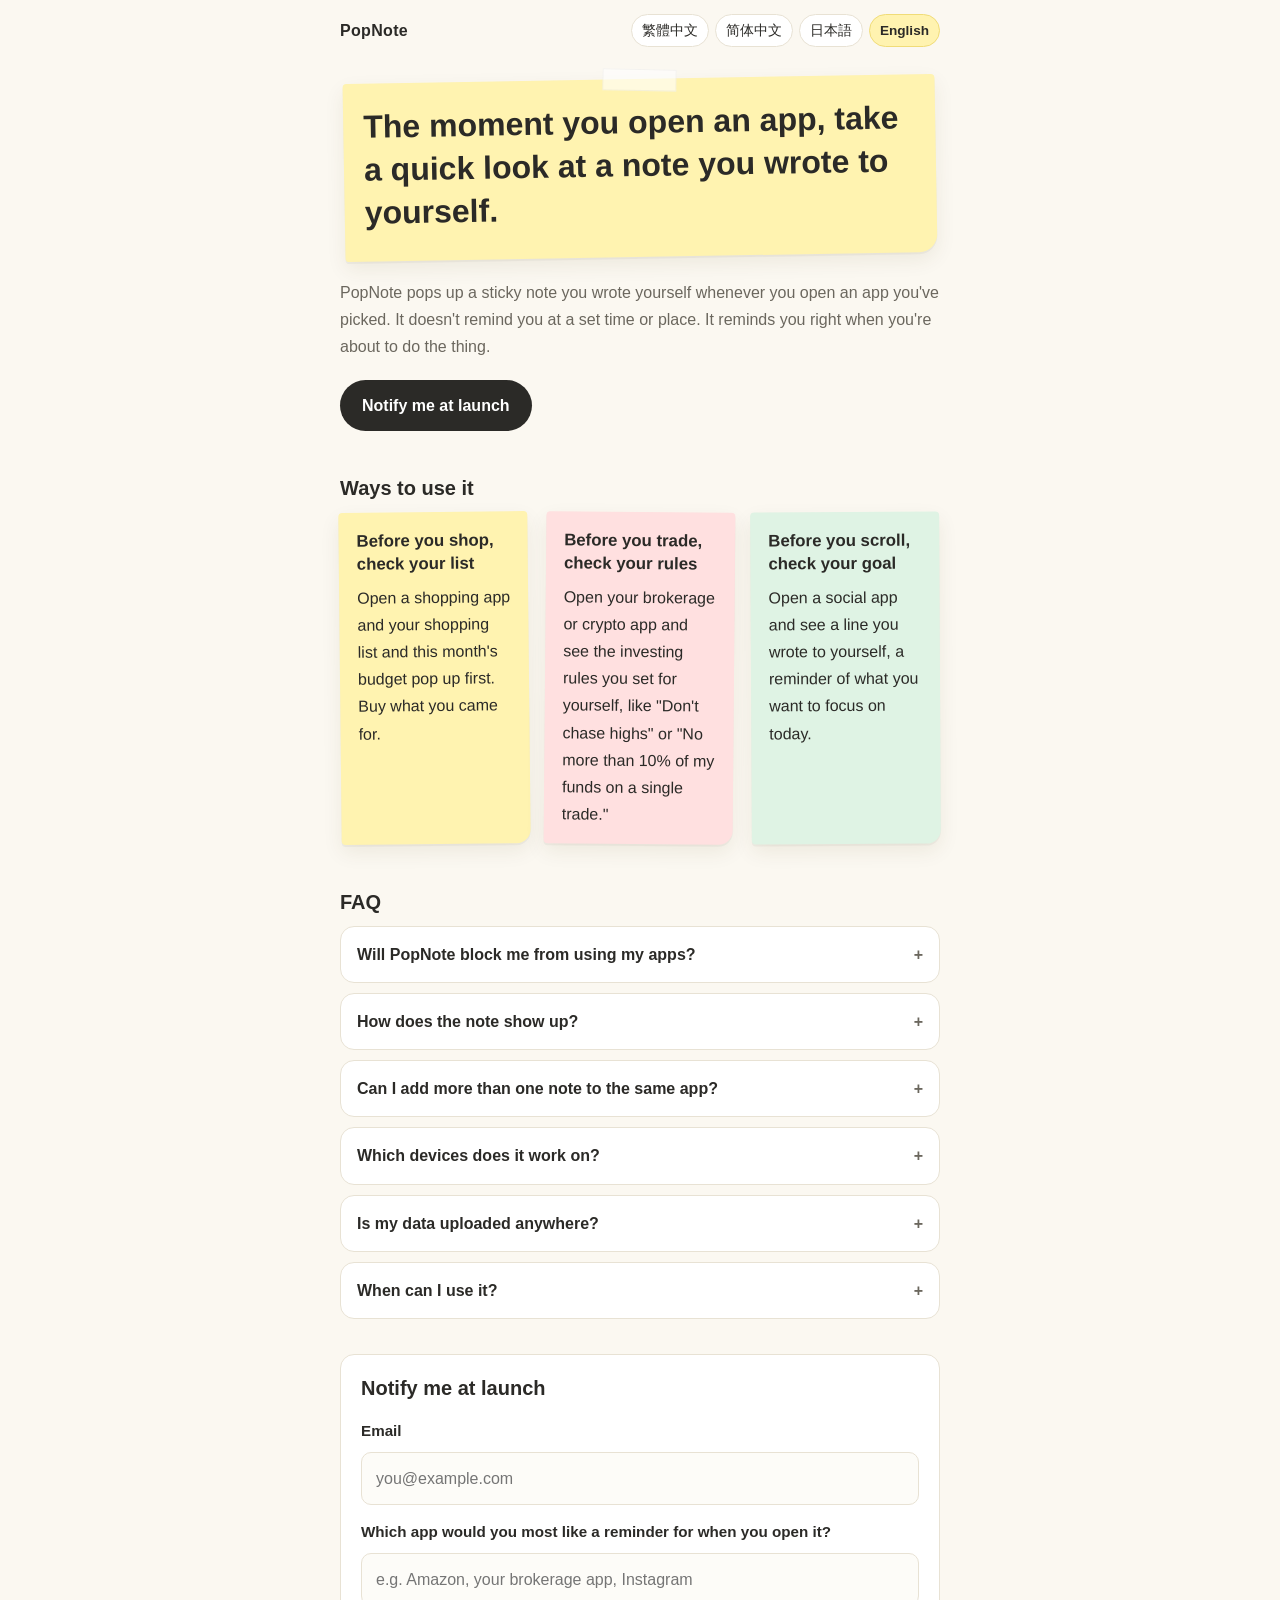
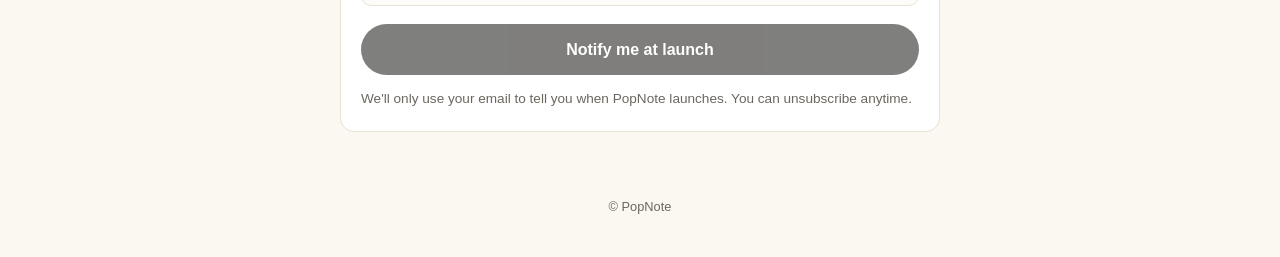
<file: en/index.html>
<!doctype html>
<html lang="en">
<head>
<meta charset="utf-8">
<meta name="viewport" content="width=device-width, initial-scale=1, viewport-fit=cover">
<title>PopNote — A note to yourself, the moment you open an app</title>
<meta name="description" content="PopNote shows a sticky note you wrote yourself when you open an app you choose. For iPhone and iPad. Still in development — join the waitlist to hear when it launches.">
<meta property="og:title" content="PopNote — A note to yourself, the moment you open an app">
<meta property="og:description" content="PopNote shows a sticky note you wrote yourself when you open an app you choose. For iPhone and iPad. Still in development — join the waitlist to hear when it launches.">
<meta name="theme-color" content="#fdf6e3">
<link rel="alternate" hreflang="zh-Hant-TW" href="../zh-tw/">
<link rel="alternate" hreflang="zh-Hans" href="../zh-cn/">
<link rel="alternate" hreflang="ja" href="../ja/">
<link rel="alternate" hreflang="en" href="../en/">
<link rel="stylesheet" href="../assets/style.css">
<!-- ANALYTICS PLACEHOLDER: GoatCounter
     Replace the stub below with the snippet from GoatCounter once the account exists, e.g.
     <script data-goatcounter="https://YOURCODE.goatcounter.com/count" async src="//gc.zgo.at/count.js"></script>
     GOATCOUNTER_CODE: TODO -->
<script id="goatcounter-placeholder"></script>
</head>
<body>
<header class="top">
  <span class="logo">PopNote</span>
  <nav class="langs" aria-label="Language"><a href="../zh-tw/" hreflang="zh-Hant-TW" lang="zh-Hant-TW">繁體中文</a> <a href="../zh-cn/" hreflang="zh-Hans" lang="zh-Hans">简体中文</a> <a href="../ja/" hreflang="ja" lang="ja">日本語</a> <a href="../en/" hreflang="en" lang="en" aria-current="page">English</a></nav>
</header>
<main>
<section class="hero">
  <div class="sticky"><h1>The moment you open an app, take a quick look at a note you wrote to yourself.</h1></div>
  <p class="sub">PopNote pops up a sticky note you wrote yourself whenever you open an app you&#x27;ve picked. It doesn&#x27;t remind you at a set time or place. It reminds you right when you&#x27;re about to do the thing.</p>
  <a class="cta" href="#waitlist">Notify me at launch</a>
</section>
<section class="scenarios">
  <h2>Ways to use it</h2>
  <ol class="notes">
<li class="note n1"><h3>Before you shop, check your list</h3><p>Open a shopping app and your shopping list and this month&#x27;s budget pop up first. Buy what you came for.</p></li>
<li class="note n2"><h3>Before you trade, check your rules</h3><p>Open your brokerage or crypto app and see the investing rules you set for yourself, like &quot;Don&#x27;t chase highs&quot; or &quot;No more than 10% of my funds on a single trade.&quot;</p></li>
<li class="note n3"><h3>Before you scroll, check your goal</h3><p>Open a social app and see a line you wrote to yourself, a reminder of what you want to focus on today.</p></li>
  </ol>
</section>
<section class="faq">
  <h2>FAQ</h2>
<details><summary>Will PopNote block me from using my apps?</summary><p>No. It just reminds you. Once you&#x27;ve read the note, you can use the app as usual.</p></details>
<details><summary>How does the note show up?</summary><p>Your choice: as a notification banner or full screen.</p></details>
<details><summary>Can I add more than one note to the same app?</summary><p>Yes. Each app can have multiple notes.</p></details>
<details><summary>Which devices does it work on?</summary><p>iPhone and iPad. You set it up with Shortcuts, the app that comes built into iOS and iPadOS.</p></details>
<details><summary>Is my data uploaded anywhere?</summary><p>No. Your notes stay on your device, and no usage data is uploaded.</p></details>
<details><summary>When can I use it?</summary><p>PopNote is still in development. Leave your email and we&#x27;ll let you know as soon as it launches.</p></details>
</section>
<section id="waitlist" class="waitlist">
  <h2>Notify me at launch</h2>
  <!-- ============================================================
       TALLY FORM PLACEHOLDER
       Replace everything inside <div id="tally-form-slot"> with the Tally embed, e.g.
         <iframe data-tally-src="https://tally.so/embed/TALLY_FORM_ID?alignLeft=1&hideTitle=1&transparentBackground=1&dynamicHeight=1"
                 loading="lazy" width="100%" height="300" frameborder="0" title="PopNote waitlist"></iframe>
         <script async src="https://tally.so/widgets/embed.js"></script>
       TALLY_FORM_ID: TODO (one form per language, or one form with a hidden "lang" field = en)
       Tally fields should match: [1] Email (email, required)  [2] Which app would you most like a reminder for when you open it? (short text)
       Thank-you text for Tally's completion screen: Thanks! We&#x27;ll email you when PopNote launches.
       No backend: this placeholder form does not submit anywhere.
       ============================================================ -->
  <div id="tally-form-slot" class="form-slot" data-placeholder="tally" data-lang="en">
    <form class="placeholder-form" onsubmit="return false" aria-describedby="form-note">
      <label for="email">Email</label>
      <input id="email" name="email" type="email" placeholder="you@example.com" autocomplete="email" required disabled>
      <label for="app">Which app would you most like a reminder for when you open it?</label>
      <input id="app" name="app" type="text" placeholder="e.g. Amazon, your brokerage app, Instagram" disabled>
      <button type="submit" disabled>Notify me at launch</button>
    </form>
    <!-- Thank-you message (show after Tally submit if not using Tally's own completion page) -->
    <p class="thanks" id="thanks" hidden>Thanks! We&#x27;ll email you when PopNote launches.</p>
  </div>
  <p class="form-note" id="form-note">We&#x27;ll only use your email to tell you when PopNote launches. You can unsubscribe anytime.</p>
</section>
</main>
<footer class="foot">© PopNote</footer>
<script>
  // Thank-you handling: show #thanks if URL has ?thanks=1 (use as Tally redirect-on-completion target) or on Tally submit event.
  (function(){
    var t=document.getElementById('thanks');
    function show(){ t.hidden=false; var f=document.querySelector('.placeholder-form'); if(f) f.hidden=true; }
    if (/[?&]thanks=1/.test(location.search)) show();
    window.addEventListener('message', function(ev){
      try { var d = typeof ev.data==='string' ? JSON.parse(ev.data) : ev.data;
        if (d && d.event==='Tally.FormSubmitted') show(); } catch(e){}
    });
  })();
</script>
</body>
</html>
</file>
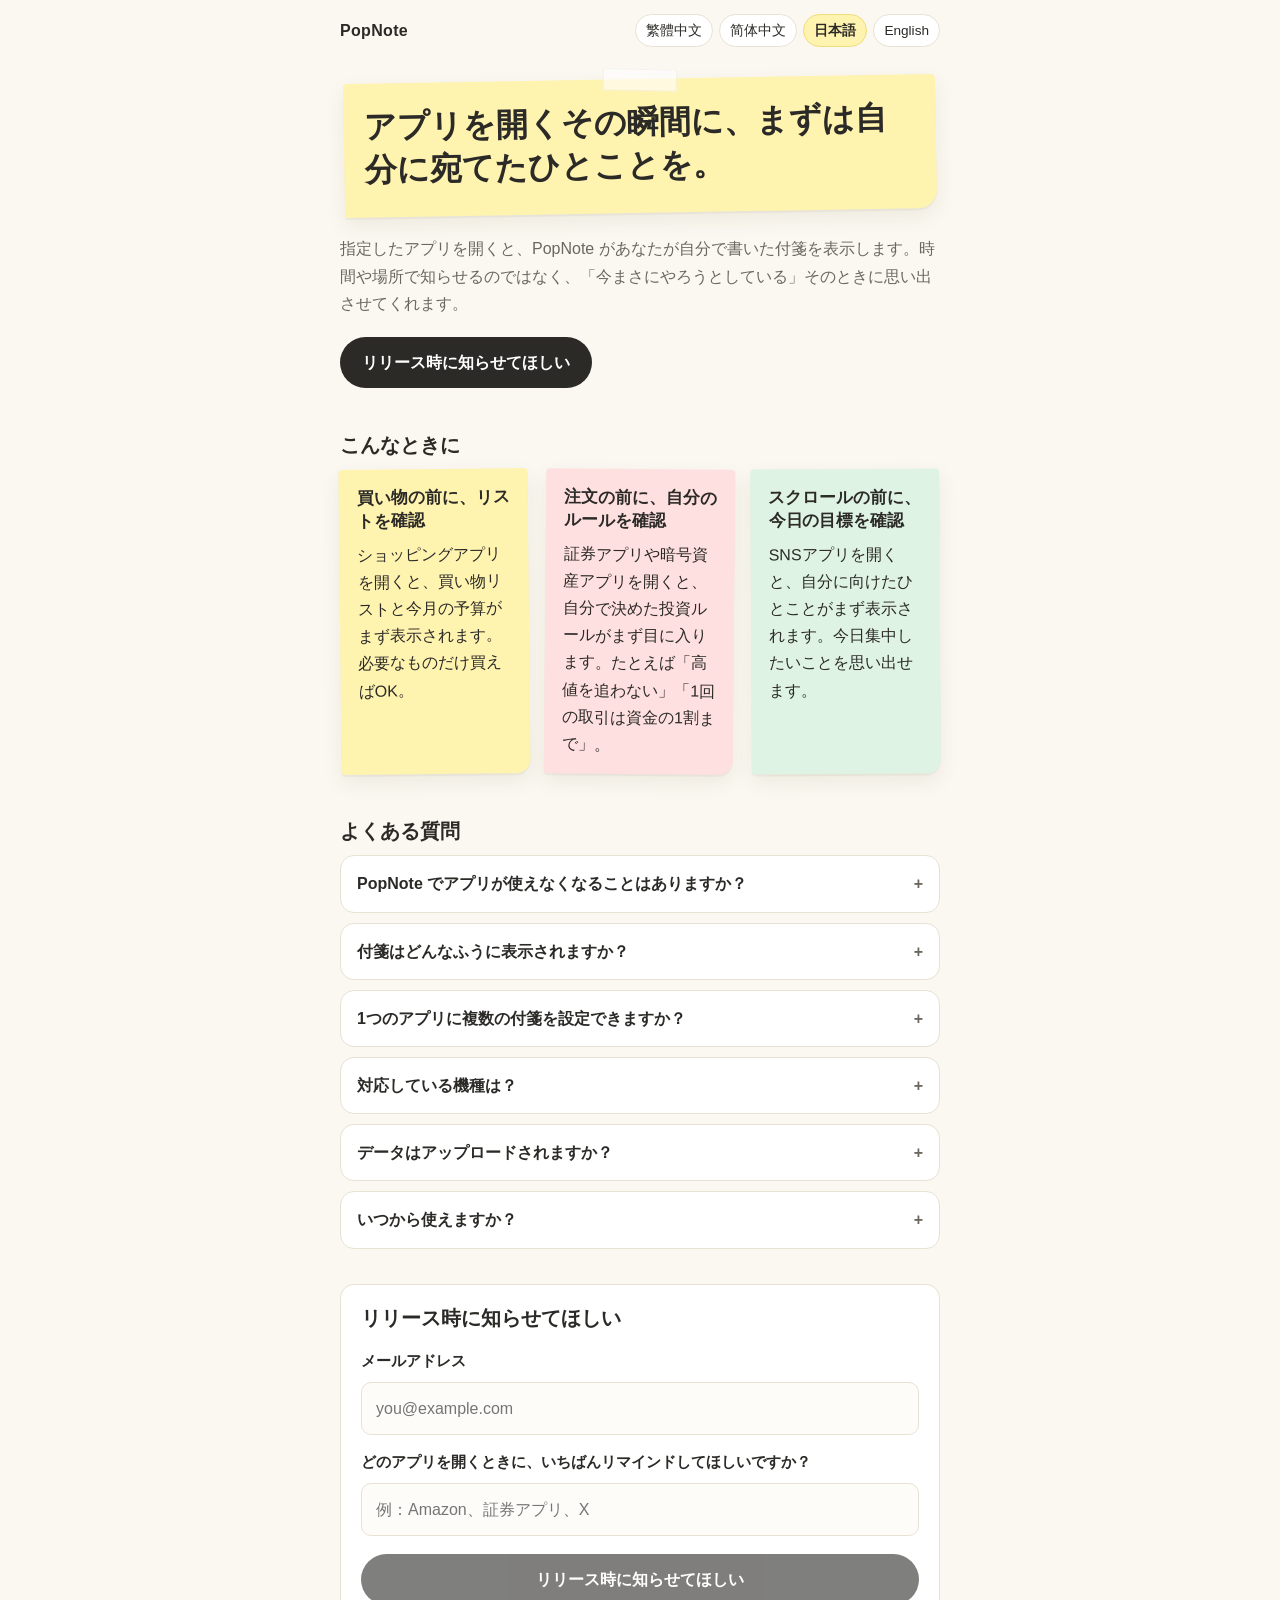
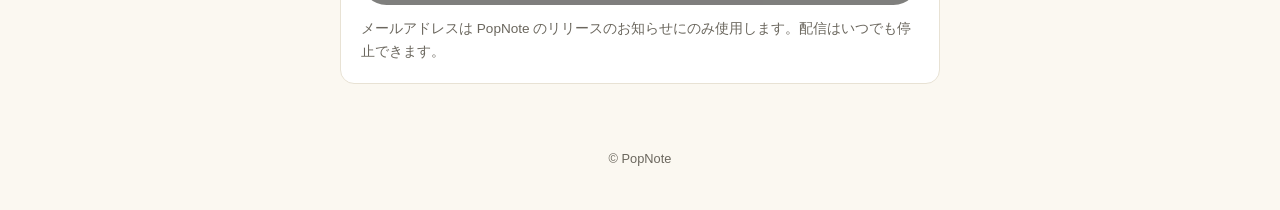
<file: ja/index.html>
<!doctype html>
<html lang="ja">
<head>
<meta charset="utf-8">
<meta name="viewport" content="width=device-width, initial-scale=1, viewport-fit=cover">
<title>PopNote｜アプリを開くその瞬間に、自分へのひとことを</title>
<meta name="description" content="指定したアプリを開くと、自分で書いた付箋がポップアップするiPhone・iPadアプリ「PopNote」。現在開発中です。リリースのお知らせを受け取るには、メールアドレスを登録してください。">
<meta property="og:title" content="PopNote｜アプリを開くその瞬間に、自分へのひとことを">
<meta property="og:description" content="指定したアプリを開くと、自分で書いた付箋がポップアップするiPhone・iPadアプリ「PopNote」。現在開発中です。リリースのお知らせを受け取るには、メールアドレスを登録してください。">
<meta name="theme-color" content="#fdf6e3">
<link rel="alternate" hreflang="zh-Hant-TW" href="../zh-tw/">
<link rel="alternate" hreflang="zh-Hans" href="../zh-cn/">
<link rel="alternate" hreflang="ja" href="../ja/">
<link rel="alternate" hreflang="en" href="../en/">
<link rel="stylesheet" href="../assets/style.css">
<!-- ANALYTICS PLACEHOLDER: GoatCounter
     Replace the stub below with the snippet from GoatCounter once the account exists, e.g.
     <script data-goatcounter="https://YOURCODE.goatcounter.com/count" async src="//gc.zgo.at/count.js"></script>
     GOATCOUNTER_CODE: TODO -->
<script id="goatcounter-placeholder"></script>
</head>
<body>
<header class="top">
  <span class="logo">PopNote</span>
  <nav class="langs" aria-label="Language"><a href="../zh-tw/" hreflang="zh-Hant-TW" lang="zh-Hant-TW">繁體中文</a> <a href="../zh-cn/" hreflang="zh-Hans" lang="zh-Hans">简体中文</a> <a href="../ja/" hreflang="ja" lang="ja" aria-current="page">日本語</a> <a href="../en/" hreflang="en" lang="en">English</a></nav>
</header>
<main>
<section class="hero">
  <div class="sticky"><h1>アプリを開くその瞬間に、まずは自分に宛てたひとことを。</h1></div>
  <p class="sub">指定したアプリを開くと、PopNote があなたが自分で書いた付箋を表示します。時間や場所で知らせるのではなく、「今まさにやろうとしている」そのときに思い出させてくれます。</p>
  <a class="cta" href="#waitlist">リリース時に知らせてほしい</a>
</section>
<section class="scenarios">
  <h2>こんなときに</h2>
  <ol class="notes">
<li class="note n1"><h3>買い物の前に、リストを確認</h3><p>ショッピングアプリを開くと、買い物リストと今月の予算がまず表示されます。必要なものだけ買えばOK。</p></li>
<li class="note n2"><h3>注文の前に、自分のルールを確認</h3><p>証券アプリや暗号資産アプリを開くと、自分で決めた投資ルールがまず目に入ります。たとえば「高値を追わない」「1回の取引は資金の1割まで」。</p></li>
<li class="note n3"><h3>スクロールの前に、今日の目標を確認</h3><p>SNSアプリを開くと、自分に向けたひとことがまず表示されます。今日集中したいことを思い出せます。</p></li>
  </ol>
</section>
<section class="faq">
  <h2>よくある質問</h2>
<details><summary>PopNote でアプリが使えなくなることはありますか？</summary><p>ありません。思い出させてくれるだけなので、読んだらいつも通り使えます。</p></details>
<details><summary>付箋はどんなふうに表示されますか？</summary><p>通知バナーか全画面表示か、お好みで選べます。</p></details>
<details><summary>1つのアプリに複数の付箋を設定できますか？</summary><p>はい。1つのアプリに複数の付箋を登録できます。</p></details>
<details><summary>対応している機種は？</summary><p>iPhone と iPad に対応しています。標準搭載されている「ショートカット」App で設定します。</p></details>
<details><summary>データはアップロードされますか？</summary><p>いいえ。付箋の内容はお使いの端末の中だけに保存され、利用履歴がアップロードされることもありません。</p></details>
<details><summary>いつから使えますか？</summary><p>PopNote は現在開発中です。メールアドレスを登録していただければ、リリース時にいち早くお知らせします。</p></details>
</section>
<section id="waitlist" class="waitlist">
  <h2>リリース時に知らせてほしい</h2>
  <!-- ============================================================
       TALLY FORM PLACEHOLDER
       Replace everything inside <div id="tally-form-slot"> with the Tally embed, e.g.
         <iframe data-tally-src="https://tally.so/embed/TALLY_FORM_ID?alignLeft=1&hideTitle=1&transparentBackground=1&dynamicHeight=1"
                 loading="lazy" width="100%" height="300" frameborder="0" title="PopNote waitlist"></iframe>
         <script async src="https://tally.so/widgets/embed.js"></script>
       TALLY_FORM_ID: TODO (one form per language, or one form with a hidden "lang" field = ja)
       Tally fields should match: [1] メールアドレス (email, required)  [2] どのアプリを開くときに、いちばんリマインドしてほしいですか？ (short text)
       Thank-you text for Tally's completion screen: ありがとうございます！PopNote のリリース時に、メールでお知らせします。
       No backend: this placeholder form does not submit anywhere.
       ============================================================ -->
  <div id="tally-form-slot" class="form-slot" data-placeholder="tally" data-lang="ja">
    <form class="placeholder-form" onsubmit="return false" aria-describedby="form-note">
      <label for="email">メールアドレス</label>
      <input id="email" name="email" type="email" placeholder="you@example.com" autocomplete="email" required disabled>
      <label for="app">どのアプリを開くときに、いちばんリマインドしてほしいですか？</label>
      <input id="app" name="app" type="text" placeholder="例：Amazon、証券アプリ、X" disabled>
      <button type="submit" disabled>リリース時に知らせてほしい</button>
    </form>
    <!-- Thank-you message (show after Tally submit if not using Tally's own completion page) -->
    <p class="thanks" id="thanks" hidden>ありがとうございます！PopNote のリリース時に、メールでお知らせします。</p>
  </div>
  <p class="form-note" id="form-note">メールアドレスは PopNote のリリースのお知らせにのみ使用します。配信はいつでも停止できます。</p>
</section>
</main>
<footer class="foot">© PopNote</footer>
<script>
  // Thank-you handling: show #thanks if URL has ?thanks=1 (use as Tally redirect-on-completion target) or on Tally submit event.
  (function(){
    var t=document.getElementById('thanks');
    function show(){ t.hidden=false; var f=document.querySelector('.placeholder-form'); if(f) f.hidden=true; }
    if (/[?&]thanks=1/.test(location.search)) show();
    window.addEventListener('message', function(ev){
      try { var d = typeof ev.data==='string' ? JSON.parse(ev.data) : ev.data;
        if (d && d.event==='Tally.FormSubmitted') show(); } catch(e){}
    });
  })();
</script>
</body>
</html>
</file>
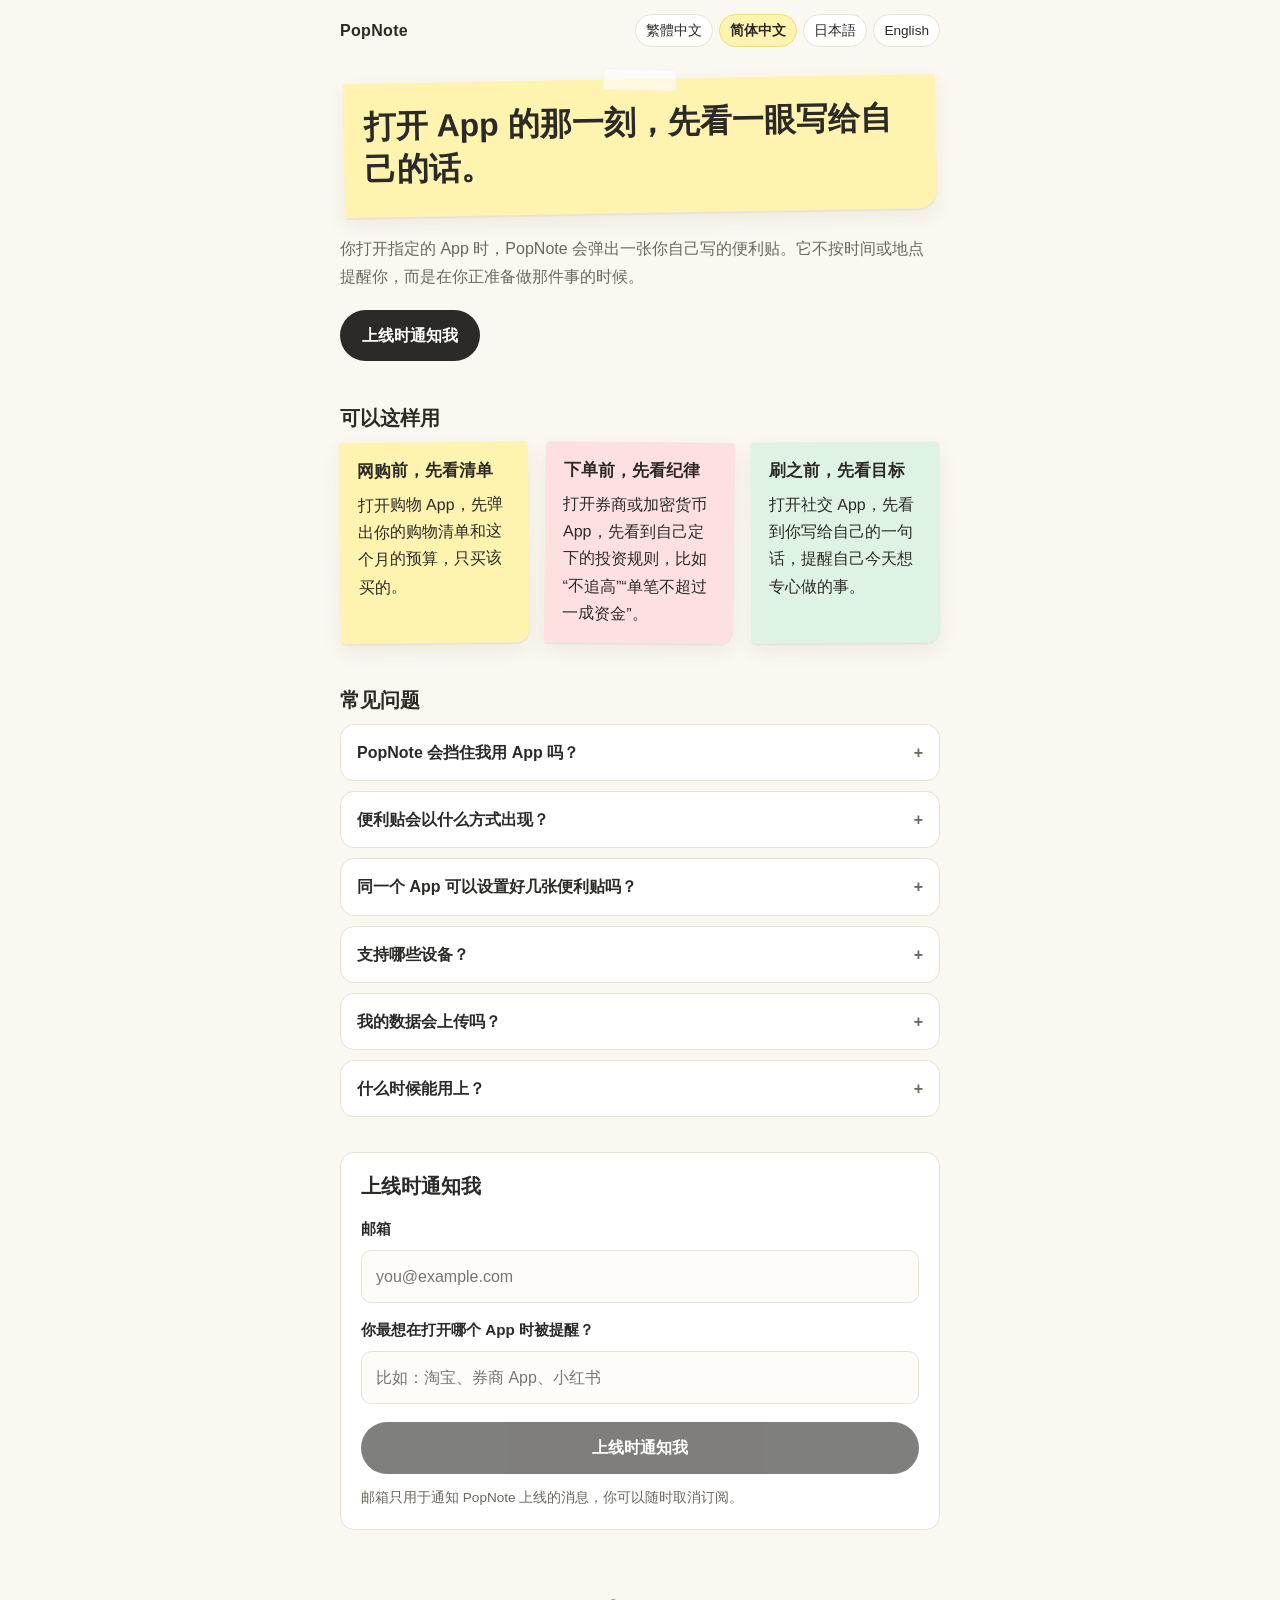
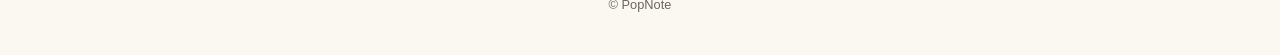
<file: zh-cn/index.html>
<!doctype html>
<html lang="zh-Hans">
<head>
<meta charset="utf-8">
<meta name="viewport" content="width=device-width, initial-scale=1, viewport-fit=cover">
<title>PopNote｜打开 App 的那一刻，先看一眼写给自己的话</title>
<meta name="description" content="打开指定 App 时，PopNote 会弹出一张你自己写的便利贴。支持 iPhone 和 iPad，目前还在开发中，欢迎留下邮箱，上线时通知你。">
<meta property="og:title" content="PopNote｜打开 App 的那一刻，先看一眼写给自己的话">
<meta property="og:description" content="打开指定 App 时，PopNote 会弹出一张你自己写的便利贴。支持 iPhone 和 iPad，目前还在开发中，欢迎留下邮箱，上线时通知你。">
<meta name="theme-color" content="#fdf6e3">
<link rel="alternate" hreflang="zh-Hant-TW" href="../zh-tw/">
<link rel="alternate" hreflang="zh-Hans" href="../zh-cn/">
<link rel="alternate" hreflang="ja" href="../ja/">
<link rel="alternate" hreflang="en" href="../en/">
<link rel="stylesheet" href="../assets/style.css">
<!-- ANALYTICS PLACEHOLDER: GoatCounter
     Replace the stub below with the snippet from GoatCounter once the account exists, e.g.
     <script data-goatcounter="https://YOURCODE.goatcounter.com/count" async src="//gc.zgo.at/count.js"></script>
     GOATCOUNTER_CODE: TODO -->
<script id="goatcounter-placeholder"></script>
</head>
<body>
<header class="top">
  <span class="logo">PopNote</span>
  <nav class="langs" aria-label="Language"><a href="../zh-tw/" hreflang="zh-Hant-TW" lang="zh-Hant-TW">繁體中文</a> <a href="../zh-cn/" hreflang="zh-Hans" lang="zh-Hans" aria-current="page">简体中文</a> <a href="../ja/" hreflang="ja" lang="ja">日本語</a> <a href="../en/" hreflang="en" lang="en">English</a></nav>
</header>
<main>
<section class="hero">
  <div class="sticky"><h1>打开 App 的那一刻，先看一眼写给自己的话。</h1></div>
  <p class="sub">你打开指定的 App 时，PopNote 会弹出一张你自己写的便利贴。它不按时间或地点提醒你，而是在你正准备做那件事的时候。</p>
  <a class="cta" href="#waitlist">上线时通知我</a>
</section>
<section class="scenarios">
  <h2>可以这样用</h2>
  <ol class="notes">
<li class="note n1"><h3>网购前，先看清单</h3><p>打开购物 App，先弹出你的购物清单和这个月的预算，只买该买的。</p></li>
<li class="note n2"><h3>下单前，先看纪律</h3><p>打开券商或加密货币 App，先看到自己定下的投资规则，比如“不追高”“单笔不超过一成资金”。</p></li>
<li class="note n3"><h3>刷之前，先看目标</h3><p>打开社交 App，先看到你写给自己的一句话，提醒自己今天想专心做的事。</p></li>
  </ol>
</section>
<section class="faq">
  <h2>常见问题</h2>
<details><summary>PopNote 会挡住我用 App 吗？</summary><p>不会。它只是提醒你，看完就能照常使用。</p></details>
<details><summary>便利贴会以什么方式出现？</summary><p>由你决定：可以用通知横幅弹出，也可以全屏显示。</p></details>
<details><summary>同一个 App 可以设置好几张便利贴吗？</summary><p>可以。一个 App 可以设置多张便利贴。</p></details>
<details><summary>支持哪些设备？</summary><p>支持 iPhone 和 iPad，需要配合系统自带的“快捷指令”App 来设置。</p></details>
<details><summary>我的数据会上传吗？</summary><p>不会。便利贴内容只保存在你的设备里，也不会上传任何使用记录。</p></details>
<details><summary>什么时候能用上？</summary><p>PopNote 还在开发中。留下邮箱，上线时我们会第一时间通知你。</p></details>
</section>
<section id="waitlist" class="waitlist">
  <h2>上线时通知我</h2>
  <!-- ============================================================
       TALLY FORM PLACEHOLDER
       Replace everything inside <div id="tally-form-slot"> with the Tally embed, e.g.
         <iframe data-tally-src="https://tally.so/embed/TALLY_FORM_ID?alignLeft=1&hideTitle=1&transparentBackground=1&dynamicHeight=1"
                 loading="lazy" width="100%" height="300" frameborder="0" title="PopNote waitlist"></iframe>
         <script async src="https://tally.so/widgets/embed.js"></script>
       TALLY_FORM_ID: TODO (one form per language, or one form with a hidden "lang" field = zh-cn)
       Tally fields should match: [1] 邮箱 (email, required)  [2] 你最想在打开哪个 App 时被提醒？ (short text)
       Thank-you text for Tally's completion screen: 谢谢你！PopNote 上线时，我们会发邮件通知你。
       No backend: this placeholder form does not submit anywhere.
       ============================================================ -->
  <div id="tally-form-slot" class="form-slot" data-placeholder="tally" data-lang="zh-cn">
    <form class="placeholder-form" onsubmit="return false" aria-describedby="form-note">
      <label for="email">邮箱</label>
      <input id="email" name="email" type="email" placeholder="you@example.com" autocomplete="email" required disabled>
      <label for="app">你最想在打开哪个 App 时被提醒？</label>
      <input id="app" name="app" type="text" placeholder="比如：淘宝、券商 App、小红书" disabled>
      <button type="submit" disabled>上线时通知我</button>
    </form>
    <!-- Thank-you message (show after Tally submit if not using Tally's own completion page) -->
    <p class="thanks" id="thanks" hidden>谢谢你！PopNote 上线时，我们会发邮件通知你。</p>
  </div>
  <p class="form-note" id="form-note">邮箱只用于通知 PopNote 上线的消息，你可以随时取消订阅。</p>
</section>
</main>
<footer class="foot">© PopNote</footer>
<script>
  // Thank-you handling: show #thanks if URL has ?thanks=1 (use as Tally redirect-on-completion target) or on Tally submit event.
  (function(){
    var t=document.getElementById('thanks');
    function show(){ t.hidden=false; var f=document.querySelector('.placeholder-form'); if(f) f.hidden=true; }
    if (/[?&]thanks=1/.test(location.search)) show();
    window.addEventListener('message', function(ev){
      try { var d = typeof ev.data==='string' ? JSON.parse(ev.data) : ev.data;
        if (d && d.event==='Tally.FormSubmitted') show(); } catch(e){}
    });
  })();
</script>
</body>
</html>
</file>
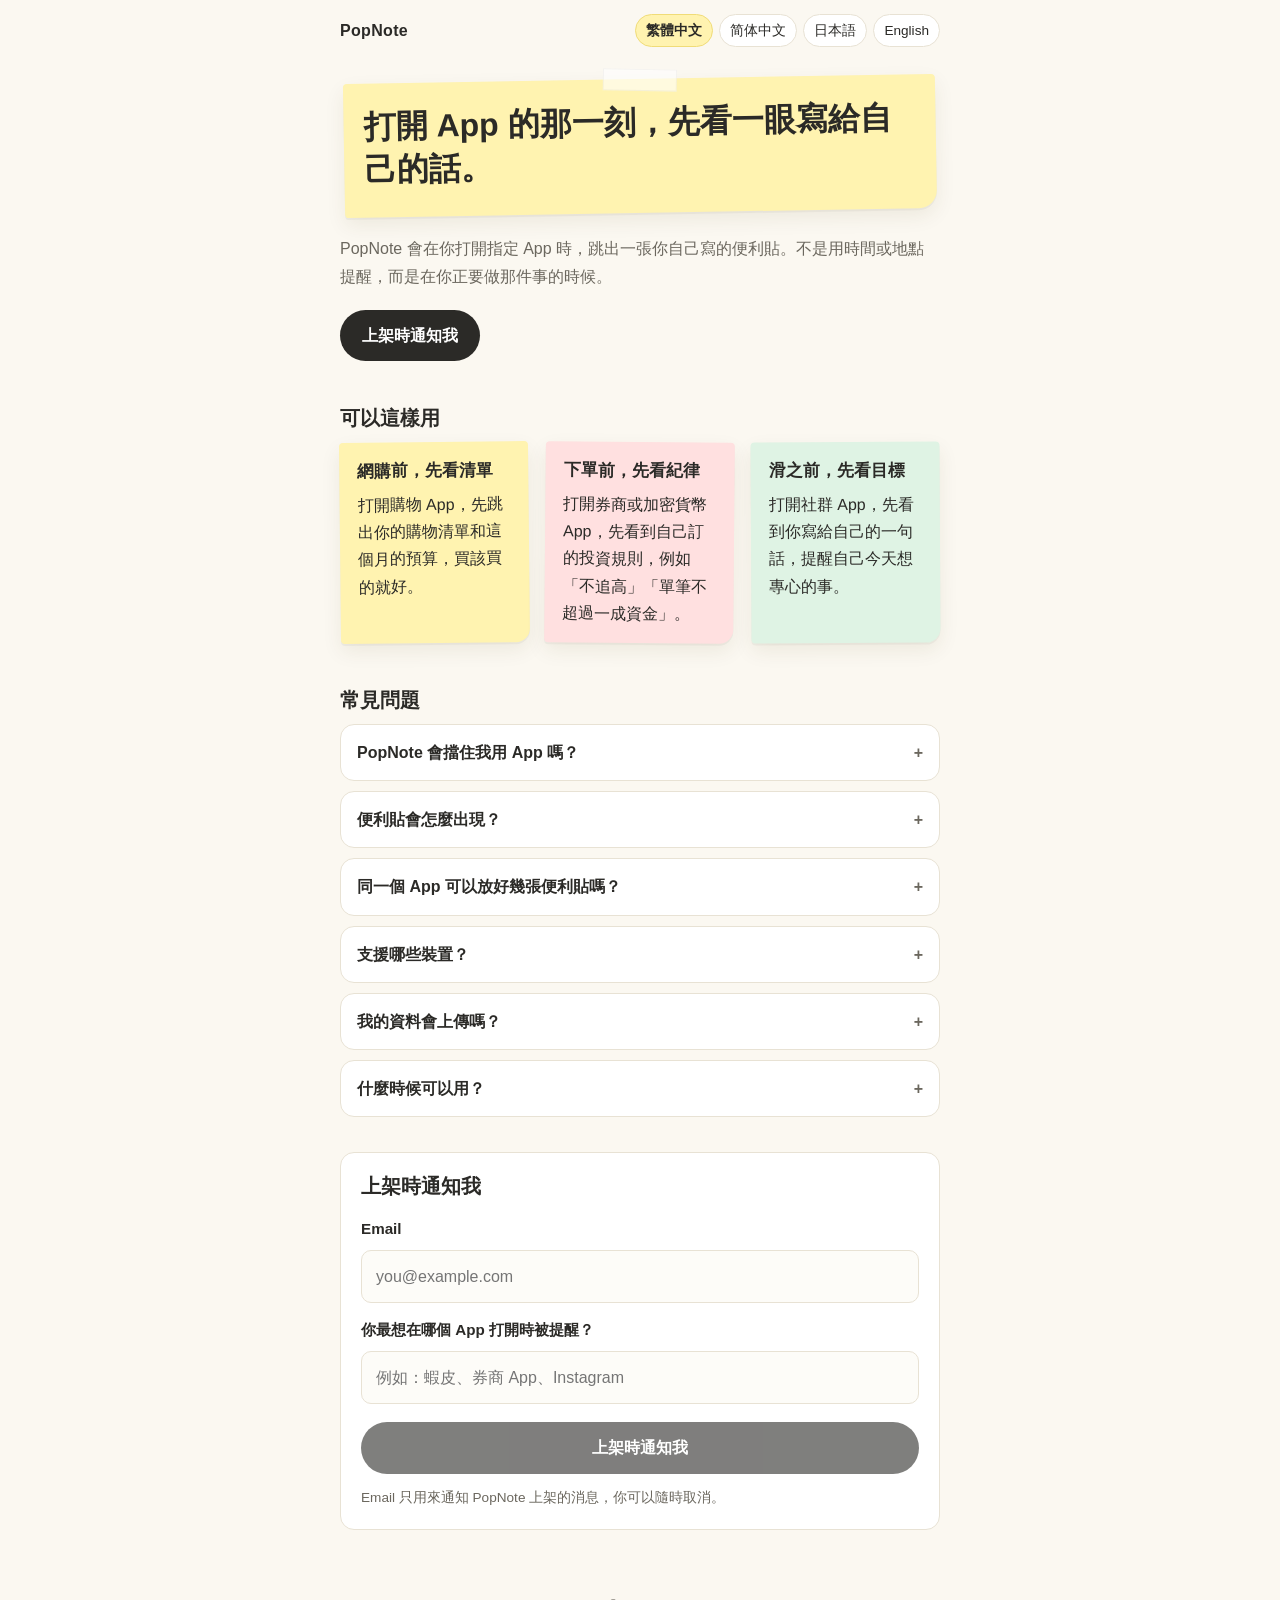
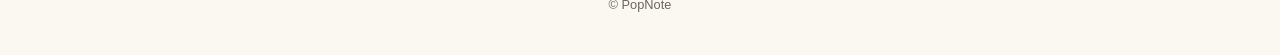
<file: zh-tw/index.html>
<!doctype html>
<html lang="zh-Hant-TW">
<head>
<meta charset="utf-8">
<meta name="viewport" content="width=device-width, initial-scale=1, viewport-fit=cover">
<title>PopNote｜打開 App 的那一刻，先看一眼寫給自己的話</title>
<meta name="description" content="PopNote 會在你打開指定 App 時，跳出一張你自己寫的便利貼。支援 iPhone 和 iPad，開發中，歡迎留下 Email 等上架通知。">
<meta property="og:title" content="PopNote｜打開 App 的那一刻，先看一眼寫給自己的話">
<meta property="og:description" content="PopNote 會在你打開指定 App 時，跳出一張你自己寫的便利貼。支援 iPhone 和 iPad，開發中，歡迎留下 Email 等上架通知。">
<meta name="theme-color" content="#fdf6e3">
<link rel="alternate" hreflang="zh-Hant-TW" href="../zh-tw/">
<link rel="alternate" hreflang="zh-Hans" href="../zh-cn/">
<link rel="alternate" hreflang="ja" href="../ja/">
<link rel="alternate" hreflang="en" href="../en/">
<link rel="stylesheet" href="../assets/style.css">
<!-- ANALYTICS PLACEHOLDER: GoatCounter
     Replace the stub below with the snippet from GoatCounter once the account exists, e.g.
     <script data-goatcounter="https://YOURCODE.goatcounter.com/count" async src="//gc.zgo.at/count.js"></script>
     GOATCOUNTER_CODE: TODO -->
<script id="goatcounter-placeholder"></script>
</head>
<body>
<header class="top">
  <span class="logo">PopNote</span>
  <nav class="langs" aria-label="Language"><a href="../zh-tw/" hreflang="zh-Hant-TW" lang="zh-Hant-TW" aria-current="page">繁體中文</a> <a href="../zh-cn/" hreflang="zh-Hans" lang="zh-Hans">简体中文</a> <a href="../ja/" hreflang="ja" lang="ja">日本語</a> <a href="../en/" hreflang="en" lang="en">English</a></nav>
</header>
<main>
<section class="hero">
  <div class="sticky"><h1>打開 App 的那一刻，先看一眼寫給自己的話。</h1></div>
  <p class="sub">PopNote 會在你打開指定 App 時，跳出一張你自己寫的便利貼。不是用時間或地點提醒，而是在你正要做那件事的時候。</p>
  <a class="cta" href="#waitlist">上架時通知我</a>
</section>
<section class="scenarios">
  <h2>可以這樣用</h2>
  <ol class="notes">
<li class="note n1"><h3>網購前，先看清單</h3><p>打開購物 App，先跳出你的購物清單和這個月的預算，買該買的就好。</p></li>
<li class="note n2"><h3>下單前，先看紀律</h3><p>打開券商或加密貨幣 App，先看到自己訂的投資規則，例如「不追高」「單筆不超過一成資金」。</p></li>
<li class="note n3"><h3>滑之前，先看目標</h3><p>打開社群 App，先看到你寫給自己的一句話，提醒自己今天想專心的事。</p></li>
  </ol>
</section>
<section class="faq">
  <h2>常見問題</h2>
<details><summary>PopNote 會擋住我用 App 嗎？</summary><p>不會。它只是提醒你，看完就能照常使用。</p></details>
<details><summary>便利貼會怎麼出現？</summary><p>你可以自己選：用通知橫幅跳出來，或是用全螢幕顯示。</p></details>
<details><summary>同一個 App 可以放好幾張便利貼嗎？</summary><p>可以。一個 App 可以設定多張便利貼。</p></details>
<details><summary>支援哪些裝置？</summary><p>支援 iPhone 和 iPad，需要搭配系統內建的「捷徑」App 設定。</p></details>
<details><summary>我的資料會上傳嗎？</summary><p>不會。便利貼內容只存在你的裝置裡，也不會上傳任何使用紀錄。</p></details>
<details><summary>什麼時候可以用？</summary><p>PopNote 還在開發中，留下 Email，上架時我們會第一時間通知你。</p></details>
</section>
<section id="waitlist" class="waitlist">
  <h2>上架時通知我</h2>
  <!-- ============================================================
       TALLY FORM PLACEHOLDER
       Replace everything inside <div id="tally-form-slot"> with the Tally embed, e.g.
         <iframe data-tally-src="https://tally.so/embed/TALLY_FORM_ID?alignLeft=1&hideTitle=1&transparentBackground=1&dynamicHeight=1"
                 loading="lazy" width="100%" height="300" frameborder="0" title="PopNote waitlist"></iframe>
         <script async src="https://tally.so/widgets/embed.js"></script>
       TALLY_FORM_ID: TODO (one form per language, or one form with a hidden "lang" field = zh-tw)
       Tally fields should match: [1] Email (email, required)  [2] 你最想在哪個 App 打開時被提醒？ (short text)
       Thank-you text for Tally's completion screen: 謝謝你！PopNote 上架時，我們會寄信通知你。
       No backend: this placeholder form does not submit anywhere.
       ============================================================ -->
  <div id="tally-form-slot" class="form-slot" data-placeholder="tally" data-lang="zh-tw">
    <form class="placeholder-form" onsubmit="return false" aria-describedby="form-note">
      <label for="email">Email</label>
      <input id="email" name="email" type="email" placeholder="you@example.com" autocomplete="email" required disabled>
      <label for="app">你最想在哪個 App 打開時被提醒？</label>
      <input id="app" name="app" type="text" placeholder="例如：蝦皮、券商 App、Instagram" disabled>
      <button type="submit" disabled>上架時通知我</button>
    </form>
    <!-- Thank-you message (show after Tally submit if not using Tally's own completion page) -->
    <p class="thanks" id="thanks" hidden>謝謝你！PopNote 上架時，我們會寄信通知你。</p>
  </div>
  <p class="form-note" id="form-note">Email 只用來通知 PopNote 上架的消息，你可以隨時取消。</p>
</section>
</main>
<footer class="foot">© PopNote</footer>
<script>
  // Thank-you handling: show #thanks if URL has ?thanks=1 (use as Tally redirect-on-completion target) or on Tally submit event.
  (function(){
    var t=document.getElementById('thanks');
    function show(){ t.hidden=false; var f=document.querySelector('.placeholder-form'); if(f) f.hidden=true; }
    if (/[?&]thanks=1/.test(location.search)) show();
    window.addEventListener('message', function(ev){
      try { var d = typeof ev.data==='string' ? JSON.parse(ev.data) : ev.data;
        if (d && d.event==='Tally.FormSubmitted') show(); } catch(e){}
    });
  })();
</script>
</body>
</html>
</file>
<file: assets/style.css>
/* PopNote landing — mobile-first, calm, light sticky-note feel */
:root{
  --bg:#fbf8f1; --ink:#2b2a27; --muted:#6b675e; --line:#e8e2d4;
  --note:#fff3b0; --note2:#ffe0e0; --note3:#dff3e4; --accent:#e0a800; --accent-ink:#2b2a27;
  --radius:14px; --shadow:0 2px 0 rgba(0,0,0,.04),0 8px 20px rgba(80,60,0,.08);
}
*{box-sizing:border-box}
html{-webkit-text-size-adjust:100%}
body{margin:0;background:var(--bg);color:var(--ink);
  font:16px/1.7 -apple-system,BlinkMacSystemFont,"Hiragino Sans","Hiragino Kaku Gothic ProN","PingFang TC","PingFang SC","Noto Sans CJK JP","Noto Sans TC","Noto Sans SC","Segoe UI",Roboto,sans-serif;
  padding:env(safe-area-inset-top) env(safe-area-inset-right) env(safe-area-inset-bottom) env(safe-area-inset-left)}
main{max-width:640px;margin:0 auto;padding:0 20px 40px}
h1,h2,h3{line-height:1.35;margin:0 0 .5em}
h2{font-size:1.25rem;margin-top:2.2em}
a{color:inherit}
.top{max-width:640px;margin:0 auto;padding:14px 20px;display:flex;flex-wrap:wrap;gap:8px 16px;align-items:center;justify-content:space-between}
.logo{font-weight:700;letter-spacing:.02em}
.langs{display:flex;flex-wrap:wrap;gap:6px;font-size:.85rem}
.langs a{text-decoration:none;padding:4px 10px;border-radius:999px;border:1px solid var(--line);background:#fff}
.langs a[aria-current]{background:var(--note);border-color:#f0dc78;font-weight:600}
.sticky{background:var(--note);padding:22px 20px 26px;border-radius:4px 4px 18px 4px;box-shadow:var(--shadow);transform:rotate(-1deg);margin:18px 4px 22px;position:relative}
.sticky::before{content:"";position:absolute;top:-10px;left:50%;width:72px;height:20px;margin-left:-36px;background:rgba(255,255,255,.6);border:1px solid rgba(0,0,0,.04);transform:rotate(2deg)}
.sticky h1{font-size:1.5rem;margin:0}
.sub{color:var(--muted);margin:0 0 20px}
.cta,.placeholder-form button{display:inline-block;min-height:48px;padding:12px 22px;border-radius:999px;border:0;background:var(--ink);color:#fff;font:inherit;font-weight:600;text-decoration:none;text-align:center}
.cta{width:100%}
.notes{list-style:none;padding:0;margin:0;display:grid;gap:16px}
.note{padding:18px 18px 16px;border-radius:4px 4px 14px 4px;box-shadow:var(--shadow)}
.note h3{font-size:1.05rem}.note p{margin:0}
.n1{background:var(--note);transform:rotate(-.6deg)}
.n2{background:var(--note2);transform:rotate(.5deg)}
.n3{background:var(--note3);transform:rotate(-.3deg)}
.faq details{background:#fff;border:1px solid var(--line);border-radius:var(--radius);padding:0 16px;margin:0 0 10px}
.faq summary{cursor:pointer;padding:14px 0;font-weight:600;list-style:none;min-height:48px}
.faq summary::-webkit-details-marker{display:none}
.faq summary::after{content:"+";float:right;color:var(--muted)}
.faq details[open] summary::after{content:"−"}
.faq details p{margin:0 0 14px;color:var(--muted)}
.waitlist{margin-top:2.2em;background:#fff;border:1px solid var(--line);border-radius:var(--radius);padding:20px}
.waitlist h2{margin-top:0}
/* .form-slot: drop the Tally iframe in here; it will take full width. */
.form-slot{width:100%;min-height:160px}
.form-slot iframe{width:100%;border:0;display:block}
.placeholder-form{display:grid;gap:8px}
.placeholder-form label{font-weight:600;font-size:.95rem;margin-top:6px}
.placeholder-form input{width:100%;min-height:48px;padding:12px 14px;font:inherit;font-size:16px;border:1px solid var(--line);border-radius:10px;background:#fdfcf8}
.placeholder-form button{margin-top:10px;width:100%;opacity:.6}
.form-note{font-size:.85rem;color:var(--muted);margin:12px 0 0}
.thanks{background:var(--note3);padding:14px 16px;border-radius:10px;font-weight:600}
.foot{text-align:center;color:var(--muted);font-size:.8rem;padding:24px 20px 40px}
.picker{text-align:center;padding-top:12vh}
.pick{display:grid;gap:12px;max-width:320px;margin:24px auto 0}
.pick a{display:block;padding:14px;border-radius:12px;background:#fff;border:1px solid var(--line);text-decoration:none;font-weight:600}
@media (min-width:720px){
  .sticky h1{font-size:2rem}
  .cta{width:auto}
  .notes{grid-template-columns:repeat(3,1fr)}
}
@media (prefers-reduced-motion:reduce){.sticky,.note{transform:none}}
</file>
